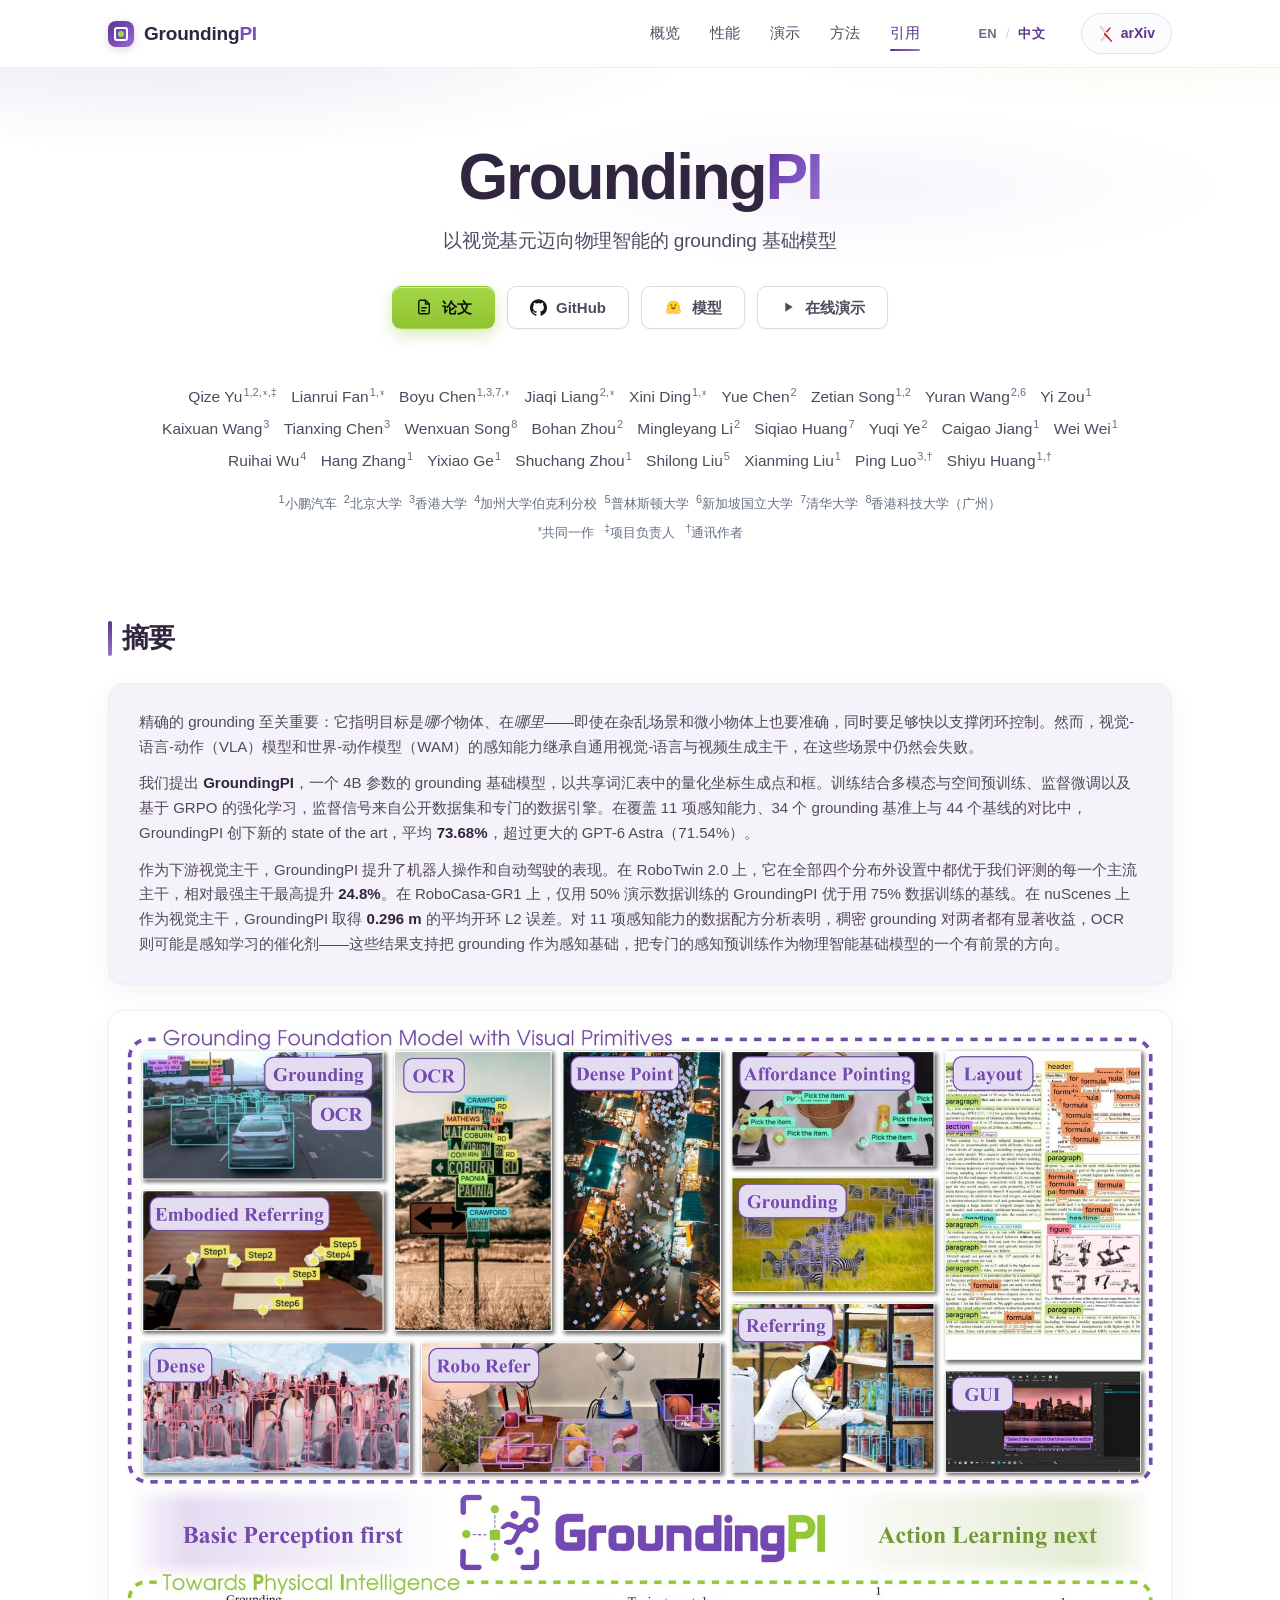
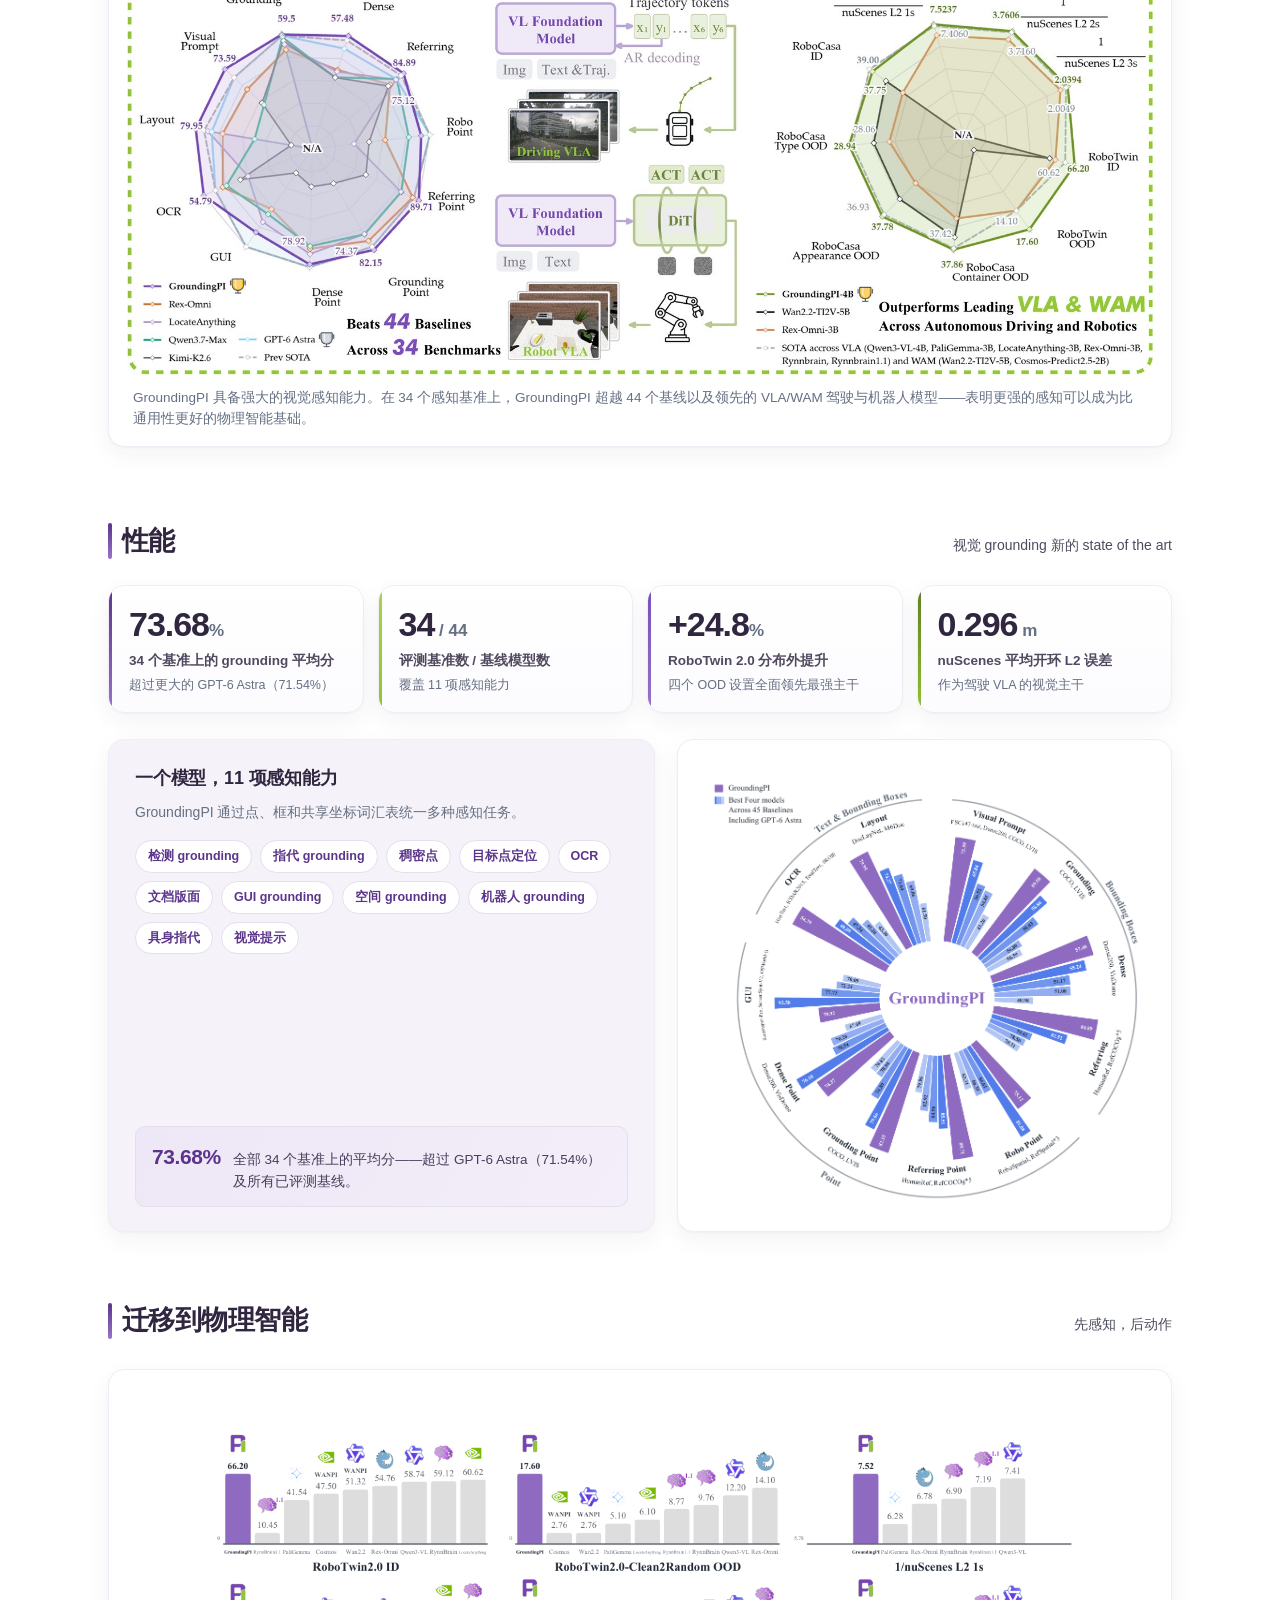
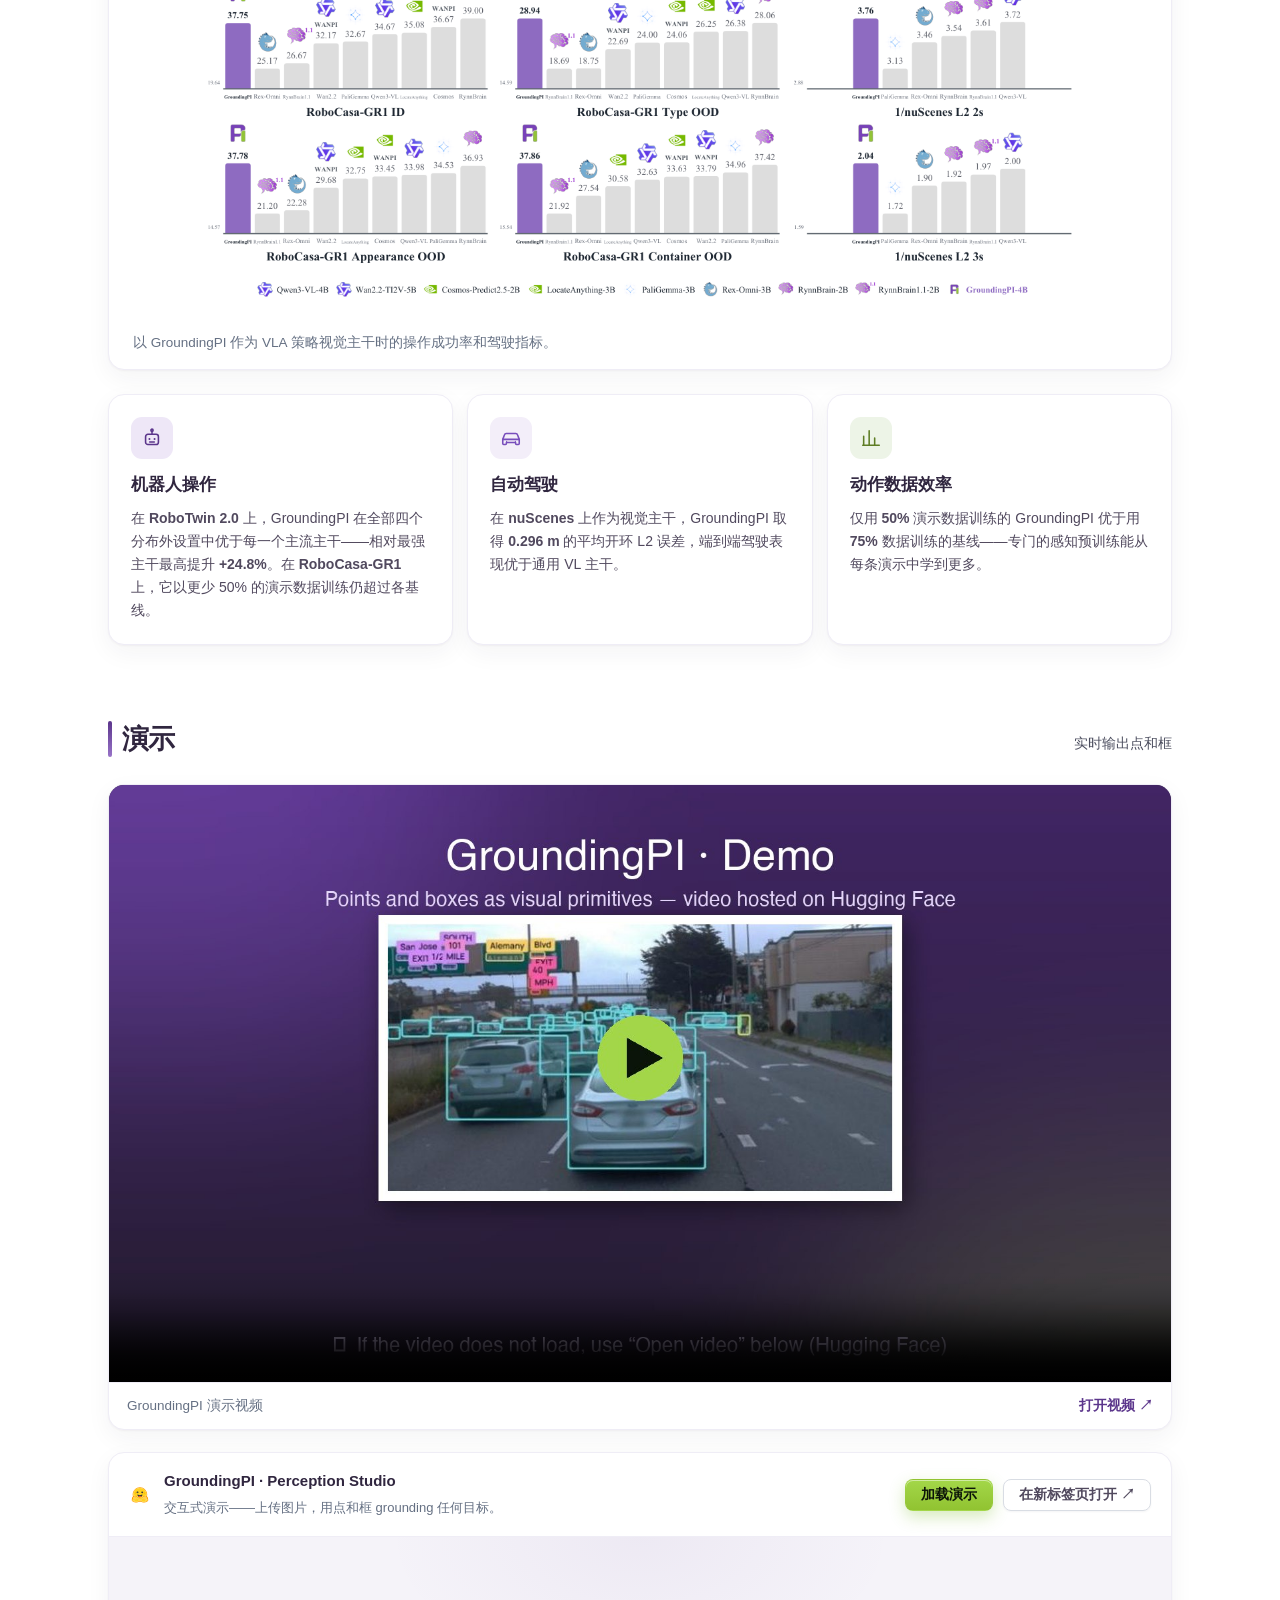
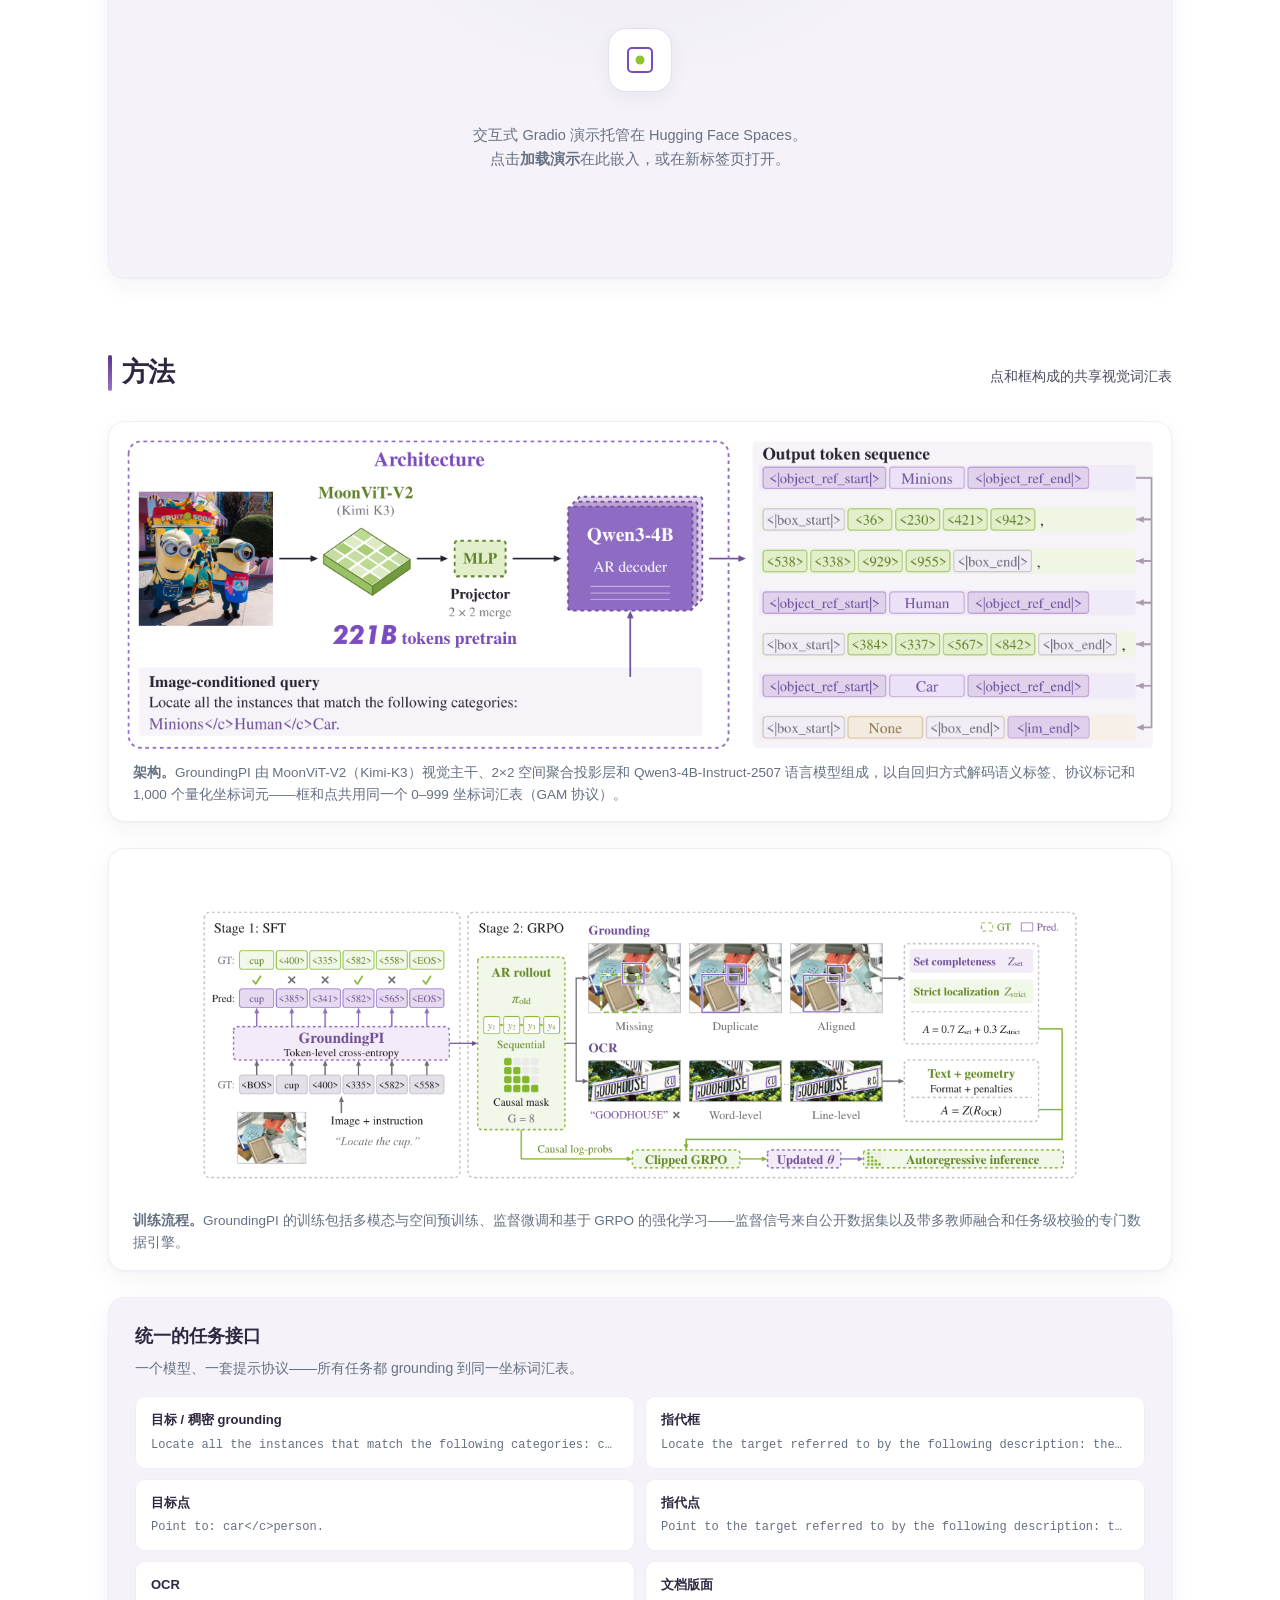
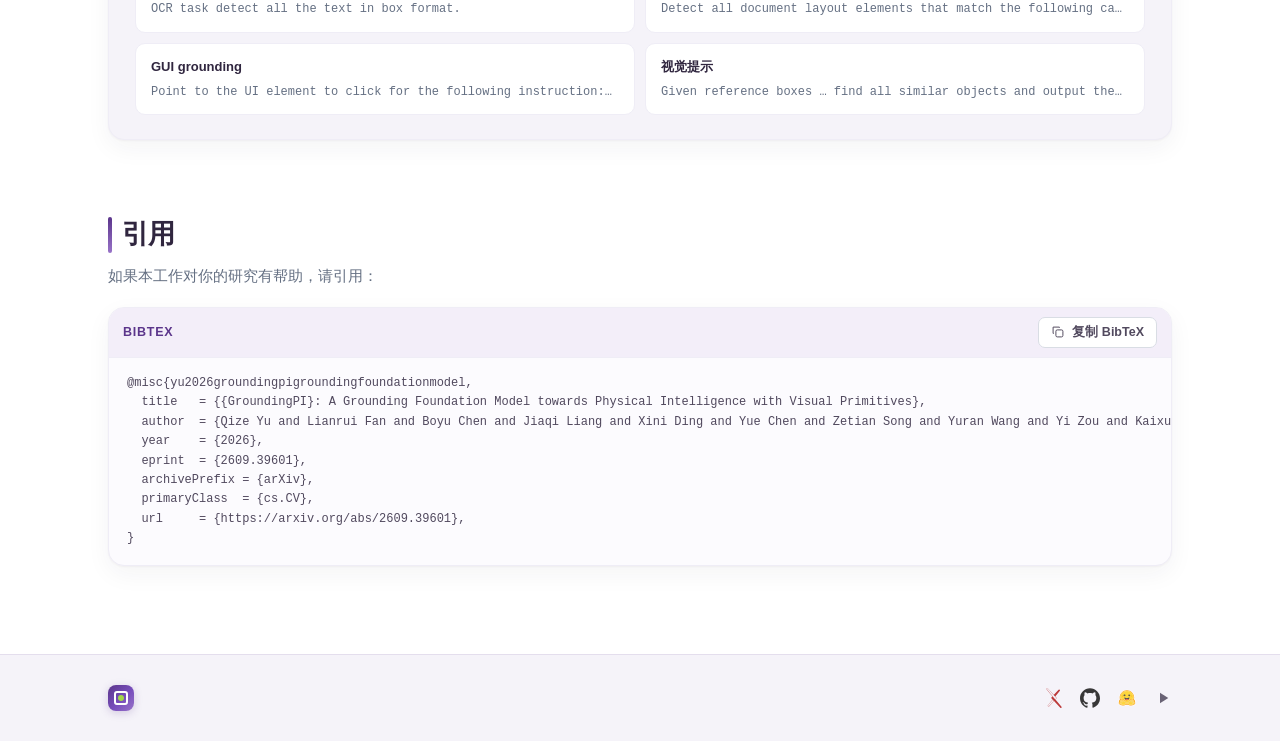
<file: zh/index.html>
<!DOCTYPE html>
<html lang="zh-CN">
<head>
  <meta charset="UTF-8" />
  <meta name="viewport" content="width=device-width, initial-scale=1.0" />
  <title>GroundingPI · 以视觉基元迈向物理智能的 grounding 基础模型</title>
  <meta name="description" content="GroundingPI 是一个 4B 参数的 grounding 基础模型，以共享词汇表中的量化坐标生成点和框，在 34 个 grounding 基准上取得 state-of-the-art，并可作为机器人操作与自动驾驶的感知主干。" />
  <meta property="og:title" content="GroundingPI · 以视觉基元迈向物理智能的 grounding 基础模型" />
  <meta property="og:description" content="一个以视觉基元迈向物理智能的 4B grounding 基础模型，在 34 个 grounding 基准上刷新纪录。" />
  <meta property="og:image" content="../assets/teaser.jpg" />
  <meta property="og:locale" content="zh_CN" />
  <meta property="og:locale:alternate" content="en_US" />
  <link rel="alternate" hreflang="en" href="https://groundingpi.github.io/" />
  <link rel="alternate" hreflang="zh-CN" href="https://groundingpi.github.io/zh" />
  <link rel="canonical" href="https://groundingpi.github.io/zh" />
  <link rel="icon" type="image/svg+xml" href="../assets/favicon.svg" />
  <link rel="stylesheet" href="../styles.css" />
  <noscript><style>.reveal{opacity:1 !important;transform:none !important;}</style></noscript>
</head>
<body>

  <!-- ======================= 导航 ======================= -->
  <header class="nav" id="nav">
    <div class="nav-inner">
      <a class="nav-brand" href="#top">
        <span class="nav-mark" aria-hidden="true"></span>
        <span class="nav-name">Grounding<b>PI</b></span>
      </a>
      <nav class="nav-links" aria-label="页面导航">
        <a href="#overview">概览</a>
        <a href="#performance">性能</a>
        <a href="#demo">演示</a>
        <a href="#method">方法</a>
        <a href="#citation">引用</a>
      </nav>
      <div class="lang-switch" aria-label="切换语言 / Switch language">
        <a href="../" hreflang="en" lang="en">EN</a>
        <span class="lang-sep" aria-hidden="true">/</span>
        <span class="lang-current" aria-current="page">中文</span>
      </div>
      <a class="nav-cta" href="https://arxiv.org/abs/2609.39601" target="_blank" rel="noopener">
        <img src="../assets/icons/arxiv.svg" alt="" width="16" height="16" /> arXiv
      </a>
    </div>
  </header>

  <!-- ======================= Hero ======================= -->
  <section class="hero" id="top">
    <div class="hero-glow" aria-hidden="true"></div>
    <div class="container hero-inner">
      <h1 class="hero-title">Grounding<span class="accent">PI</span></h1>
      <p class="hero-subtitle">以视觉基元迈向物理智能的 grounding 基础模型</p>

      <div class="hero-links">
        <a class="btn btn-primary" href="https://arxiv.org/abs/2609.39601" target="_blank" rel="noopener">
          <svg viewBox="0 0 24 24" width="18" height="18" fill="none" stroke="currentColor" stroke-width="1.8" stroke-linecap="round" stroke-linejoin="round" aria-hidden="true"><path d="M14 3H7a2 2 0 0 0-2 2v14a2 2 0 0 0 2 2h10a2 2 0 0 0 2-2V8z"/><path d="M14 3v5h5"/><path d="M9 13h6M9 17h4"/></svg>
          论文
        </a>
        <a class="btn" href="https://github.com/groundingpi/GroundingPI" target="_blank" rel="noopener">
          <img src="../assets/icons/github.svg" alt="GitHub" width="17" height="17" /> GitHub
        </a>
        <a class="btn" href="https://huggingface.co/GroundingPI/GroundingPI" target="_blank" rel="noopener">
          <img src="../assets/icons/huggingface.svg" alt="Hugging Face" width="19" height="19" /> 模型
        </a>
        <a class="btn" href="https://huggingface.co/spaces/GroundingPI/GroundingPI" target="_blank" rel="noopener">
          <svg viewBox="0 0 24 24" width="16" height="16" fill="currentColor" aria-hidden="true"><path d="M8 5.14v14l11-7-11-7z"/></svg>
          在线演示
        </a>
      </div>
    </div>
  </section>

  <main class="container">

    <!-- ======================= 作者 ======================= -->
    <section class="authors reveal" id="authors">
      <div class="author-list">
        <span class="author">Qize&nbsp;Yu<sup>1,2,∗,‡</sup></span>
        <span class="author">Lianrui&nbsp;Fan<sup>1,∗</sup></span>
        <span class="author">Boyu&nbsp;Chen<sup>1,3,7,∗</sup></span>
        <span class="author">Jiaqi&nbsp;Liang<sup>2,∗</sup></span>
        <span class="author">Xini&nbsp;Ding<sup>1,∗</sup></span>
        <span class="author">Yue&nbsp;Chen<sup>2</sup></span>
        <span class="author">Zetian&nbsp;Song<sup>1,2</sup></span>
        <span class="author">Yuran&nbsp;Wang<sup>2,6</sup></span>
        <span class="author">Yi&nbsp;Zou<sup>1</sup></span>
        <span class="author">Kaixuan&nbsp;Wang<sup>3</sup></span>
        <span class="author">Tianxing&nbsp;Chen<sup>3</sup></span>
        <span class="author">Wenxuan&nbsp;Song<sup>8</sup></span>
        <span class="author">Bohan&nbsp;Zhou<sup>2</sup></span>
        <span class="author">Mingleyang&nbsp;Li<sup>2</sup></span>
        <span class="author">Siqiao&nbsp;Huang<sup>7</sup></span>
        <span class="author">Yuqi&nbsp;Ye<sup>2</sup></span>
        <span class="author">Caigao&nbsp;Jiang<sup>1</sup></span>
        <span class="author">Wei&nbsp;Wei<sup>1</sup></span>
        <span class="author">Ruihai&nbsp;Wu<sup>4</sup></span>
        <span class="author">Hang&nbsp;Zhang<sup>1</sup></span>
        <span class="author">Yixiao&nbsp;Ge<sup>1</sup></span>
        <span class="author">Shuchang&nbsp;Zhou<sup>1</sup></span>
        <span class="author">Shilong&nbsp;Liu<sup>5</sup></span>
        <span class="author">Xianming&nbsp;Liu<sup>1</sup></span>
        <span class="author">Ping&nbsp;Luo<sup>3,†</sup></span>
        <span class="author"><a href="https://huangshiyu13.github.io/" target="_blank" rel="noopener">Shiyu&nbsp;Huang<sup>1,†</sup></a></span>
      </div>
      <div class="affil-list">
        <sup>1</sup>小鹏汽车 &nbsp;<sup>2</sup>北京大学 &nbsp;<sup>3</sup>香港大学 &nbsp;<sup>4</sup>加州大学伯克利分校 &nbsp;<sup>5</sup>普林斯顿大学 &nbsp;<sup>6</sup>新加坡国立大学 &nbsp;<sup>7</sup>清华大学 &nbsp;<sup>8</sup>香港科技大学（广州）
      </div>
      <div class="author-notes"><sup>∗</sup>共同一作 &nbsp; <sup>‡</sup>项目负责人 &nbsp; <sup>†</sup>通讯作者</div>
    </section>

    <!-- ======================= 概览 ======================= -->
    <section class="overview reveal" id="overview">
      <div class="section-head">
        <h2>摘要</h2>
      </div>
      <div class="abstract-card">
        <p>精确的 grounding 至关重要：它指明目标是<em>哪个</em>物体、在<em>哪里</em>——即使在杂乱场景和微小物体上也要准确，同时要足够快以支撑闭环控制。然而，视觉-语言-动作（VLA）模型和世界-动作模型（WAM）的感知能力继承自通用视觉-语言与视频生成主干，在这些场景中仍然会失败。</p>
        <p>我们提出 <b>GroundingPI</b>，一个 4B 参数的 grounding 基础模型，以共享词汇表中的量化坐标生成点和框。训练结合多模态与空间预训练、监督微调以及基于 GRPO 的强化学习，监督信号来自公开数据集和专门的数据引擎。在覆盖 11 项感知能力、34 个 grounding 基准上与 44 个基线的对比中，GroundingPI 创下新的 state of the art，平均 <b>73.68%</b>，超过更大的 GPT-6 Astra（71.54%）。</p>
        <p>作为下游视觉主干，GroundingPI 提升了机器人操作和自动驾驶的表现。在 RoboTwin&nbsp;2.0 上，它在全部四个分布外设置中都优于我们评测的每一个主流主干，相对最强主干最高提升 <b>24.8%</b>。在 RoboCasa-GR1 上，仅用 50% 演示数据训练的 GroundingPI 优于用 75% 数据训练的基线。在 nuScenes 上作为视觉主干，GroundingPI 取得 <b>0.296&nbsp;m</b> 的平均开环 L2 误差。对 11 项感知能力的数据配方分析表明，稠密 grounding 对两者都有显著收益，OCR 则可能是感知学习的催化剂——这些结果支持把 grounding 作为感知基础，把专门的感知预训练作为物理智能基础模型的一个有前景的方向。</p>
      </div>
      <figure class="figure-card">
        <img src="../assets/teaser.jpg" alt="GroundingPI 总览：在 grounding、OCR、稠密点、可供性点选、版面、GUI 与具身指代等任务上具备强大的视觉感知能力，在 34 个基准上超越领先的 VLA 和 WAM 模型。" loading="lazy" />
        <figcaption>
          GroundingPI 具备强大的视觉感知能力。在 34 个感知基准上，GroundingPI 超越 44 个基线以及领先的 VLA/WAM 驾驶与机器人模型——表明更强的感知可以成为比通用性更好的物理智能基础。
        </figcaption>
      </figure>
    </section>

    <!-- ======================= 性能 ======================= -->
    <section class="performance reveal" id="performance">
      <div class="section-head">
        <h2>性能</h2>
        <span class="section-caption">视觉 grounding 新的 state of the art</span>
      </div>

      <div class="stat-grid">
        <div class="stat-card">
          <div class="stat-value">73.68<span class="unit">%</span></div>
          <div class="stat-label">34 个基准上的 grounding 平均分</div>
          <div class="stat-note">超过更大的 GPT-6 Astra（71.54%）</div>
        </div>
        <div class="stat-card">
          <div class="stat-value">34<span class="unit"> / 44</span></div>
          <div class="stat-label">评测基准数 / 基线模型数</div>
          <div class="stat-note">覆盖 11 项感知能力</div>
        </div>
        <div class="stat-card">
          <div class="stat-value">+24.8<span class="unit">%</span></div>
          <div class="stat-label">RoboTwin 2.0 分布外提升</div>
          <div class="stat-note">四个 OOD 设置全面领先最强主干</div>
        </div>
        <div class="stat-card">
          <div class="stat-value">0.296<span class="unit">&nbsp;m</span></div>
          <div class="stat-label">nuScenes 平均开环 L2 误差</div>
          <div class="stat-note">作为驾驶 VLA 的视觉主干</div>
        </div>
      </div>

      <div class="perf-layout">
        <div class="cap-panel">
          <h3>一个模型，11 项感知能力</h3>
          <p class="muted">GroundingPI 通过点、框和共享坐标词汇表统一多种感知任务。</p>
          <div class="cap-chips">
            <span class="chip">检测 grounding</span>
            <span class="chip">指代 grounding</span>
            <span class="chip">稠密点</span>
            <span class="chip">目标点定位</span>
            <span class="chip">OCR</span>
            <span class="chip">文档版面</span>
            <span class="chip">GUI grounding</span>
            <span class="chip">空间 grounding</span>
            <span class="chip">机器人 grounding</span>
            <span class="chip">具身指代</span>
            <span class="chip">视觉提示</span>
          </div>
          <div class="cap-callout">
            <b>73.68%</b>
            <span>全部 34 个基准上的平均分——超过 GPT-6 Astra（71.54%）及所有已评测基线。</span>
          </div>
        </div>
        <figure class="figure-card figure-rose">
          <img src="../assets/grounding-performance.png" alt="各感知能力上 GroundingPI 与领先模型的玫瑰图对比" loading="lazy" />
        </figure>
      </div>

      <div class="pi-block reveal">
        <div class="section-head">
          <h2>迁移到物理智能</h2>
          <span class="section-caption">先感知，后动作</span>
        </div>
        <figure class="figure-card">
          <img src="../assets/physical-intelligence.png" alt="迁移到物理智能：RoboTwin 2.0 与 RoboCasa-GR1 上的操作成功率，以及 nuScenes 上的驾驶结果" loading="lazy" />
          <figcaption>以 GroundingPI 作为 VLA 策略视觉主干时的操作成功率和驾驶指标。</figcaption>
        </figure>
        <div class="pi-grid">
          <div class="pi-card">
            <div class="pi-icon pi-robot" aria-hidden="true">
              <svg viewBox="0 0 24 24" width="22" height="22" fill="none" stroke="currentColor" stroke-width="1.7" stroke-linecap="round" stroke-linejoin="round"><rect x="5" y="8" width="14" height="11" rx="2.5"/><path d="M12 8V4.5"/><circle cx="12" cy="3.5" r="1.2"/><circle cx="9.2" cy="13" r="1.1" fill="currentColor" stroke="none"/><circle cx="14.8" cy="13" r="1.1" fill="currentColor" stroke="none"/><path d="M9.5 16.4h5"/></svg>
            </div>
            <h3>机器人操作</h3>
            <p>在 <b>RoboTwin 2.0</b> 上，GroundingPI 在全部四个分布外设置中优于每一个主流主干——相对最强主干最高提升 <b>+24.8%</b>。在 <b>RoboCasa-GR1</b> 上，它以更少 50% 的演示数据训练仍超过各基线。</p>
          </div>
          <div class="pi-card">
            <div class="pi-icon pi-drive" aria-hidden="true">
              <svg viewBox="0 0 24 24" width="22" height="22" fill="none" stroke="currentColor" stroke-width="1.7" stroke-linecap="round" stroke-linejoin="round"><path d="M3 13.5l1.9-5A2 2 0 0 1 6.8 7h10.4a2 2 0 0 1 1.9 1.5l1.9 5"/><path d="M3 13.5h18V18a1 1 0 0 1-1 1h-2a1 1 0 0 1-1-1v-1H7v1a1 1 0 0 1-1 1H4a1 1 0 0 1-1-1z"/><circle cx="7.2" cy="15.6" r=".7" fill="currentColor" stroke="none"/><circle cx="16.8" cy="15.6" r=".7" fill="currentColor" stroke="none"/></svg>
            </div>
            <h3>自动驾驶</h3>
            <p>在 <b>nuScenes</b> 上作为视觉主干，GroundingPI 取得 <b>0.296&nbsp;m</b> 的平均开环 L2 误差，端到端驾驶表现优于通用 VL 主干。</p>
          </div>
          <div class="pi-card">
            <div class="pi-icon pi-data" aria-hidden="true">
              <svg viewBox="0 0 24 24" width="22" height="22" fill="none" stroke="currentColor" stroke-width="1.7" stroke-linecap="round" stroke-linejoin="round"><path d="M4 20V10M10 20V4M16 20v-8M21 20H3"/></svg>
            </div>
            <h3>动作数据效率</h3>
            <p>仅用 <b>50%</b> 演示数据训练的 GroundingPI 优于用 <b>75%</b> 数据训练的基线——专门的感知预训练能从每条演示中学到更多。</p>
          </div>
        </div>
      </div>
    </section>

    <!-- ======================= 演示 ======================= -->
    <section class="demo reveal" id="demo">
      <div class="section-head">
        <h2>演示</h2>
        <span class="section-caption">实时输出点和框</span>
      </div>

      <div class="demo-video-card">
        <video id="demo-video" controls preload="none"
               poster="../assets/demo-poster.jpg"
               src="https://huggingface.co/GroundingPI/GroundingPI/resolve/aca9bde34a146cf0510e7f8732d4766169105194/assets/demo.mp4">
          你的浏览器不支持视频播放。
        </video>
        <div class="demo-video-bar">
          <span class="muted">GroundingPI 演示视频</span>
          <a href="https://huggingface.co/GroundingPI/GroundingPI/resolve/aca9bde34a146cf0510e7f8732d4766169105194/assets/demo.mp4" target="_blank" rel="noopener" class="text-link">打开视频 ↗</a>
        </div>
      </div>

      <div class="space-card" id="space-card">
        <div class="space-head">
          <img src="../assets/icons/huggingface.svg" alt="" width="22" height="22" />
          <div>
            <b>GroundingPI · Perception Studio</b>
            <span class="muted">交互式演示——上传图片，用点和框 grounding 任何目标。</span>
          </div>
          <div class="space-actions">
            <button class="btn btn-primary btn-sm" id="load-space" type="button">加载演示</button>
            <a class="btn btn-sm" href="https://huggingface.co/spaces/GroundingPI/GroundingPI" target="_blank" rel="noopener">在新标签页打开 ↗</a>
          </div>
        </div>
        <div class="space-body" id="space-body">
          <div class="space-placeholder">
            <div class="space-target" aria-hidden="true"></div>
            <p class="muted">交互式 Gradio 演示托管在 Hugging Face Spaces。<br>点击<b>加载演示</b>在此嵌入，或在新标签页打开。</p>
          </div>
        </div>
      </div>
    </section>

    <!-- ======================= 方法 ======================= -->
    <section class="method reveal" id="method">
      <div class="section-head">
        <h2>方法</h2>
        <span class="section-caption">点和框构成的共享视觉词汇表</span>
      </div>

      <figure class="figure-card">
        <img src="../assets/architecture.png" alt="GroundingPI 架构：图像经视觉编码器和投影层进入自回归语言模型，解码坐标词元" loading="lazy" />
        <figcaption>
          <b>架构。</b>GroundingPI 由 MoonViT-V2（Kimi-K3）视觉主干、2×2 空间聚合投影层和 Qwen3-4B-Instruct-2507 语言模型组成，以自回归方式解码语义标签、协议标记和 1,000 个量化坐标词元——框和点共用同一个 0–999 坐标词汇表（GAM 协议）。
        </figcaption>
      </figure>

      <figure class="figure-card">
        <img src="../assets/training.png" alt="GroundingPI 两阶段训练流程：预训练、监督微调和 GRPO 强化学习" loading="lazy" />
        <figcaption>
          <b>训练流程。</b>GroundingPI 的训练包括多模态与空间预训练、监督微调和基于 GRPO 的强化学习——监督信号来自公开数据集以及带多教师融合和任务级校验的专门数据引擎。
        </figcaption>
      </figure>

      <div class="task-panel">
        <h3>统一的任务接口</h3>
        <p class="muted">一个模型、一套提示协议——所有任务都 grounding 到同一坐标词汇表。</p>
        <div class="task-grid">
          <div class="task-item"><b>目标 / 稠密 grounding</b><code>Locate all the instances that match the following categories: car&lt;/c&gt;person.</code></div>
          <div class="task-item"><b>指代框</b><code>Locate the target referred to by the following description: the red car.</code></div>
          <div class="task-item"><b>目标点</b><code>Point to: car&lt;/c&gt;person.</code></div>
          <div class="task-item"><b>指代点</b><code>Point to the target referred to by the following description: the red car.</code></div>
          <div class="task-item"><b>OCR</b><code>OCR task detect all the text in box format.</code></div>
          <div class="task-item"><b>文档版面</b><code>Detect all document layout elements that match the following categories: title&lt;/c&gt;text.</code></div>
          <div class="task-item"><b>GUI grounding</b><code>Point to the UI element to click for the following instruction: open the settings menu.</code></div>
          <div class="task-item"><b>视觉提示</b><code>Given reference boxes … find all similar objects and output their bounding boxes.</code></div>
        </div>
      </div>
    </section>

    <!-- ======================= 引用 ======================= -->
    <section class="citation reveal" id="citation">
      <div class="citation-layout">
        <div class="citation-intro">
          <h2>引用</h2>
          <p>如果本工作对你的研究有帮助，请引用：</p>
        </div>
        <div class="citation-box">
          <div class="citation-toolbar">
            <span>BibTeX</span>
            <button id="copy-citation" type="button" data-copied="已复制 ✓">
              <svg viewBox="0 0 20 20" width="14" height="14" fill="none" stroke="currentColor" stroke-width="1.4" stroke-linejoin="round" aria-hidden="true"><rect x="7" y="7" width="10" height="10" rx="2"/><path d="M12 4V3H3v9h1"/></svg>
              <span>复制 BibTeX</span>
            </button>
          </div>
          <pre id="citation-code" tabindex="0" aria-label="BibTeX 引用格式">@misc{yu2026groundingpigroundingfoundationmodel,
  title   = {{GroundingPI}: A Grounding Foundation Model towards Physical Intelligence with Visual Primitives},
  author  = {Qize Yu and Lianrui Fan and Boyu Chen and Jiaqi Liang and Xini Ding and Yue Chen and Zetian Song and Yuran Wang and Yi Zou and Kaixuan Wang and Tianxing Chen and Wenxuan Song and Bohan Zhou and Mingleyang Li and Siqiao Huang and Yuqi Ye and Caigao Jiang and Wei Wei and Ruihai Wu and Hang Zhang and Yixiao Ge and Shuchang Zhou and Shilong Liu and Xianming Liu and Ping Luo and Shiyu Huang},
  year    = {2026},
  eprint  = {2609.39601},
  archivePrefix = {arXiv},
  primaryClass  = {cs.CV},
  url     = {https://arxiv.org/abs/2609.39601},
}</pre>
        </div>
      </div>
    </section>

  </main>

  <!-- ======================= 页脚 ======================= -->
  <footer class="footer">
    <div class="container footer-inner">
      <div class="footer-brand">
        <span class="nav-mark" aria-hidden="true"></span>
      </div>
      <div class="footer-links">
        <a href="https://arxiv.org/abs/2609.39601" target="_blank" rel="noopener" title="arXiv"><img src="../assets/icons/arxiv.svg" alt="arXiv" width="20" height="20"/></a>
        <a href="https://github.com/groundingpi/GroundingPI" target="_blank" rel="noopener" title="GitHub"><img src="../assets/icons/github.svg" alt="GitHub" width="20" height="20"/></a>
        <a href="https://huggingface.co/GroundingPI/GroundingPI" target="_blank" rel="noopener" title="Hugging Face 模型"><img src="../assets/icons/huggingface.svg" alt="Hugging Face" width="22" height="22"/></a>
        <a href="https://huggingface.co/spaces/GroundingPI/GroundingPI" target="_blank" rel="noopener" title="在线演示">
          <svg viewBox="0 0 24 24" width="18" height="18" fill="currentColor" aria-hidden="true"><path d="M8 5.14v14l11-7-11-7z"/></svg>
        </a>
      </div>
    </div>
  </footer>

  <script>
    // ---- 导航滚动状态 ----
    const nav = document.getElementById('nav');
    addEventListener('scroll', () => {
      nav.classList.toggle('scrolled', scrollY > 8);
    }, { passive: true });

    // ---- 滚动高亮 ----
    const navLinks = [...document.querySelectorAll('.nav-links a')];
    const sections = navLinks
      .map(a => document.querySelector(a.getAttribute('href')))
      .filter(Boolean);
    const spy = new IntersectionObserver(entries => {
      entries.forEach(e => {
        if (e.isIntersecting) {
          navLinks.forEach(a => a.classList.toggle('active', a.getAttribute('href') === '#' + e.target.id));
        }
      });
    }, { rootMargin: '-40% 0px -55% 0px' });
    sections.forEach(s => spy.observe(s));

    // ---- 进入视口渐显 ----
    const revealEls = document.querySelectorAll('.reveal');
    const ro = new IntersectionObserver(entries => {
      entries.forEach(e => {
        if (e.isIntersecting) { e.target.classList.add('in'); ro.unobserve(e.target); }
      });
    }, { threshold: 0.06 });
    revealEls.forEach(el => ro.observe(el));

    // ---- 复制 BibTeX ----
    const copyBtn = document.getElementById('copy-citation');
    const bib = document.getElementById('citation-code');
    copyBtn.addEventListener('click', async () => {
      const label = copyBtn.querySelector('span');
      const copiedText = copyBtn.dataset.copied || 'Copied ✓';
      const idleText = label.textContent;
      try {
        await navigator.clipboard.writeText(bib.textContent);
        label.textContent = copiedText;
      } catch {
        const r = document.createRange(); r.selectNodeContents(bib);
        const sel = getSelection(); sel.removeAllRanges(); sel.addRange(r);
        document.execCommand('copy'); sel.removeAllRanges();
        label.textContent = copiedText;
      }
      setTimeout(() => (label.textContent = idleText), 2000);
    });

    // ---- 演示视频：HF 海报可达时自动替换 ----
    addEventListener('load', function () {
      setTimeout(function () {
        var probe = new Image();
        probe.onload = function () {
          document.getElementById('demo-video').setAttribute('poster', probe.src);
        };
        probe.src = 'https://huggingface.co/GroundingPI/GroundingPI/resolve/afeca16451e4ad4aec9ebbe91fc3f63f8bfa5c49/assets/demo-poster.jpg';
      }, 400);
    });

    // ---- 懒加载 HF Space 嵌入 ----
    document.getElementById('load-space').addEventListener('click', function () {
      const body = document.getElementById('space-body');
      body.innerHTML =
        '<iframe src="https://huggingface.co/spaces/GroundingPI/GroundingPI?embed=true" ' +
        'title="GroundingPI Perception Studio 演示" allow="accelerometer; autoplay; clipboard-write; encrypted-media; gyroscope; picture-in-picture" ' +
        'allowfullscreen></iframe>';
      this.closest('.space-actions').style.display = 'none';
    });
  </script>
</body>
</html>
</file>
<file: styles.css>
/* =====================================================================
   GroundingPI project page
   Layout follows the Qwen-Planner-Agent technical-report page style;
   palette follows the official GroundingPI demo (original.css):
   purple #5B358B / #784EBC / #9873C8, lime #91C331 / #A3D749,
   plum ink #30263F, lavender #EEE7F7.
   ===================================================================== */

:root {
  --ink: #30263f;
  --ink-soft: #51495e;
  --muted: #657083;
  --hairline: #e4deed;
  --hairline-soft: #efedf6;
  --bg: #ffffff;
  --bg-soft: #f5f3f9;
  --surface-bright: #fcfbfe;
  --lavender: #eee7f7;
  --lavender-soft: #f3eef9;
  --selection: #e5d7f5;

  --purple: #784ebc;
  --purple-deep: #5b358b;
  --lilac: #9873c8;

  --lime: #91c331;
  --lime-bright: #a3d749;
  --green: #5e7d24;
  --olive: #536947;
  --pale-lime: #edf4e7;

  --radius: 12px;
  --radius-lg: 16px;
  --shadow-card: 0 1px 2px rgba(48, 38, 63, 0.04), 0 8px 24px rgba(48, 38, 63, 0.05);
  --font: "Helvetica Neue", Helvetica, "PingFang SC", "Hiragino Sans GB", "Microsoft YaHei", Arial, sans-serif;
  --mono: "SF Mono", SFMono-Regular, ui-monospace, "Cascadia Mono", Consolas, Menlo, monospace;
}

* { box-sizing: border-box; }
html { scroll-behavior: smooth; scroll-padding-top: 90px; }

body {
  margin: 0;
  font-family: var(--font);
  color: var(--ink);
  background: var(--bg);
  line-height: 1.65;
  -webkit-font-smoothing: antialiased;
  text-rendering: optimizeLegibility;
}

::selection { background: var(--selection); color: #172018; }

img { max-width: 100%; display: block; }
a { color: var(--purple-deep); text-decoration: none; }
a:hover { text-decoration: underline; }
code { font-family: var(--mono); }

.container { max-width: 1120px; margin: 0 auto; padding: 0 28px; }
.muted { color: var(--muted); }
.text-link { font-weight: 600; }

/* ============================ Nav ============================ */
.nav {
  position: sticky;
  top: 0;
  z-index: 100;
  height: 68px;
  background: rgba(255, 255, 255, 0.92);
  backdrop-filter: blur(16px);
  -webkit-backdrop-filter: blur(16px);
  border-bottom: 1px solid var(--hairline-soft);
  transition: border-color 0.2s ease, box-shadow 0.2s ease;
}
.nav.scrolled { border-bottom-color: var(--hairline); box-shadow: 0 4px 18px rgba(48, 38, 63, 0.04); }
.nav-inner {
  max-width: 1120px; margin: 0 auto; padding: 0 28px;
  height: 100%; display: flex; align-items: center; gap: 28px;
}
.nav-brand {
  display: flex; align-items: center; gap: 10px;
  font-weight: 700; font-size: 19px; color: var(--ink); letter-spacing: -0.01em;
}
.nav-brand:hover { text-decoration: none; }
.nav-brand b { color: var(--purple); }
.nav-mark {
  width: 26px; height: 26px; border-radius: 8px; position: relative; flex: none;
  background: linear-gradient(135deg, var(--purple-deep), var(--purple) 55%, var(--lilac));
  box-shadow: 0 2px 8px rgba(91, 53, 139, 0.22);
}
.nav-mark::before {
  content: ""; position: absolute; inset: 6px;
  border: 2px solid #fff; border-radius: 3px;
}
.nav-mark::after {
  content: ""; position: absolute; left: 50%; top: 50%; width: 6px; height: 6px;
  transform: translate(-50%, -50%); border-radius: 50%;
  background: var(--lime-bright);
}
.nav-links { display: flex; gap: 4px; margin-left: auto; }
.nav-links a {
  position: relative; padding: 8px 13px; border-radius: 8px;
  color: var(--ink-soft); font-size: 14.5px; font-weight: 500;
  transition: color 0.15s ease, background 0.15s ease;
}
.nav-links a:hover { color: var(--ink); background: var(--lavender); text-decoration: none; }
.nav-links a.active { color: var(--purple-deep); }
.nav-links a.active::after {
  content: ""; position: absolute; left: 13px; right: 13px; bottom: 2px; height: 2px;
  border-radius: 2px; background: linear-gradient(90deg, var(--purple-deep), var(--lilac));
}
.nav-cta {
  display: inline-flex; align-items: center; gap: 7px;
  padding: 8px 16px; border-radius: 999px; font-size: 14px; font-weight: 600;
  color: var(--purple-deep); border: 1px solid var(--hairline); background: var(--surface-bright);
  transition: background 0.15s ease, border-color 0.15s ease;
}
.nav-cta:hover { background: var(--lavender); border-color: #d4c3ee; text-decoration: none; }

/* ---- 语言切换 ---- */
.lang-switch {
  display: inline-flex; align-items: center; gap: 1px;
  margin-left: 10px; font-size: 13px; white-space: nowrap;
}
.lang-switch a {
  padding: 5px 8px; border-radius: 7px;
  color: var(--muted); font-weight: 600; letter-spacing: 0.01em;
  transition: color 0.15s ease, background 0.15s ease;
}
.lang-switch a:hover { color: var(--ink); background: var(--lavender); text-decoration: none; }
.lang-current {
  padding: 5px 8px;
  color: var(--purple-deep); font-weight: 700; letter-spacing: 0.01em;
}
.lang-sep { color: #cfc7dd; font-weight: 400; }

/* ============================ Hero ============================ */
.hero { position: relative; overflow: hidden; padding: 76px 0 34px; }
.hero-glow {
  position: absolute; inset: -40% -20% auto; height: 130%;
  background:
    radial-gradient(42% 38% at 24% 26%, rgba(91, 53, 139, 0.10), transparent 70%),
    radial-gradient(36% 34% at 78% 18%, rgba(145, 195, 49, 0.09), transparent 70%),
    radial-gradient(30% 30% at 62% 62%, rgba(120, 78, 188, 0.06), transparent 70%);
  pointer-events: none;
}
.hero-inner { position: relative; text-align: center; }
.hero-title {
  margin: 0 0 14px;
  font-size: clamp(44px, 6.4vw, 64px);
  font-weight: 800; letter-spacing: -0.035em; line-height: 1.04;
}
.hero-title .accent {
  background: linear-gradient(120deg, var(--purple-deep), var(--purple) 45%, var(--lilac));
  -webkit-background-clip: text; background-clip: text; color: transparent;
}
.hero-subtitle {
  margin: 0 auto 30px; max-width: 860px;
  font-size: clamp(16px, 1.9vw, 19px); font-weight: 500; color: var(--ink-soft);
  letter-spacing: -0.01em; text-wrap: balance;
}

.hero-links { display: flex; flex-wrap: wrap; justify-content: center; gap: 12px; }
.btn {
  display: inline-flex; align-items: center; gap: 9px;
  padding: 11px 22px; border-radius: 9px;
  font-size: 15px; font-weight: 600; line-height: 1;
  color: var(--ink-soft); background: #fff;
  border: 1px solid #d9dde4;
  box-shadow: 0 1px 2px rgba(48, 38, 63, 0.05);
  transition: transform 0.12s ease, box-shadow 0.12s ease, border-color 0.12s ease, background 0.12s ease;
}
.btn:hover { text-decoration: none; transform: translateY(-1px); border-color: #c6cdd8; box-shadow: 0 4px 12px rgba(48, 38, 63, 0.08); }
.btn:active { transform: translateY(0); }
.btn-primary {
  color: #0b1408;
  background: linear-gradient(180deg, var(--lime-bright), var(--lime));
  border-color: transparent;
  box-shadow: 0 6px 16px rgba(118, 184, 38, 0.30), inset 0 1px 0 rgba(255, 255, 255, 0.5);
}
.btn-primary:hover { border-color: transparent; box-shadow: 0 8px 22px rgba(118, 184, 38, 0.42), inset 0 1px 0 rgba(255, 255, 255, 0.5); }
.btn-sm { padding: 8px 15px; font-size: 13.5px; border-radius: 8px; }
.btn svg { flex: none; }

/* ============================ Sections ============================ */
main { padding-bottom: 30px; }
main > section { margin-top: 72px; }

.section-head {
  display: flex; align-items: baseline; justify-content: space-between;
  gap: 18px; margin-bottom: 22px; flex-wrap: wrap;
}
.section-head h2 {
  margin: 0; font-size: 27px; font-weight: 750; letter-spacing: -0.02em;
  position: relative; padding-left: 14px;
}
.section-head h2::before {
  content: ""; position: absolute; left: 0; top: 0.16em; bottom: 0.16em; width: 4px;
  border-radius: 3px;
  background: linear-gradient(180deg, var(--purple-deep), var(--lilac));
}
.section-caption { font-size: 14px; color: #4b4d5e; }

/* ---------- Authors ---------- */
.authors { margin-top: 18px; text-align: center; }
.author-list { max-width: 980px; margin: 0 auto; font-size: 15.5px; line-height: 2.05; }
.author { margin: 0 0.32em; white-space: nowrap; font-weight: 500; color: var(--ink-soft); }
.author sup { font-size: 11px; color: var(--muted); margin-left: 1px; }
.author a { color: var(--ink-soft); font-weight: 500; }
.author a:hover { color: var(--purple-deep); text-decoration: none; }
.affil-list { margin-top: 14px; font-size: 13px; color: var(--muted); }
.author-notes { margin-top: 6px; font-size: 12.5px; color: var(--muted); }

/* ---------- Abstract / figures ---------- */
.abstract-card {
  border: 1px solid var(--hairline-soft); border-radius: var(--radius-lg);
  background: var(--bg-soft); padding: 26px 30px;
  font-size: 15px; color: var(--ink-soft);
  box-shadow: var(--shadow-card);
}
.abstract-card p { margin: 0 0 12px; }
.abstract-card p:last-child { margin-bottom: 0; }
.abstract-card b { color: var(--ink); }

.figure-card {
  margin: 26px 0 0; padding: 18px 18px 14px;
  border: 1px solid var(--hairline-soft); border-radius: var(--radius-lg);
  background: #fff; box-shadow: var(--shadow-card);
}
.figure-card img { width: 100%; border-radius: 8px; }
.figure-card figcaption {
  padding: 12px 6px 2px; font-size: 13.5px; color: var(--muted); line-height: 1.6;
}

/* ---------- Performance ---------- */
.stat-grid {
  display: grid; grid-template-columns: repeat(4, 1fr); gap: 14px;
}
.stat-card {
  border: 1px solid var(--hairline-soft); border-radius: var(--radius-lg);
  background: linear-gradient(180deg, #fff, var(--surface-bright));
  padding: 20px 20px 16px; box-shadow: var(--shadow-card);
  position: relative; overflow: hidden;
}
.stat-card::before {
  content: ""; position: absolute; left: 0; top: 0; bottom: 0; width: 3px;
  background: linear-gradient(180deg, var(--purple-deep), var(--lilac));
}
.stat-card:nth-child(2)::before { background: linear-gradient(180deg, var(--lime-bright), var(--lime)); }
.stat-card:nth-child(3)::before { background: linear-gradient(180deg, var(--purple), var(--lilac)); }
.stat-card:nth-child(4)::before { background: linear-gradient(180deg, var(--green), var(--lime)); }
.stat-value {
  font-size: 34px; font-weight: 800; letter-spacing: -0.03em; color: var(--ink);
  line-height: 1.1; margin-bottom: 6px;
}
.stat-value .unit { font-size: 17px; font-weight: 650; color: var(--muted); letter-spacing: 0; }
.stat-label { font-size: 13.5px; font-weight: 600; color: var(--ink-soft); }
.stat-note { font-size: 12.5px; color: var(--muted); margin-top: 3px; }

.perf-layout {
  display: grid; grid-template-columns: 1.05fr 0.95fr; gap: 22px;
  margin-top: 26px; align-items: stretch;
}
.perf-layout > * { min-width: 0; }
.cap-panel {
  border: 1px solid var(--hairline-soft); border-radius: var(--radius-lg);
  background: var(--bg-soft); padding: 24px 26px; box-shadow: var(--shadow-card);
  display: flex; flex-direction: column;
}
.cap-panel h3 { margin: 0 0 8px; font-size: 18px; font-weight: 700; letter-spacing: -0.01em; }
.cap-panel p { margin: 0 0 16px; font-size: 14px; }
.cap-chips { display: flex; flex-wrap: wrap; gap: 8px; }
.chip {
  font-size: 12.5px; font-weight: 600; color: var(--purple-deep);
  background: #fff; border: 1px solid var(--hairline);
  padding: 5px 12px; border-radius: 999px;
  transition: background 0.12s ease, border-color 0.12s ease;
}
.chip:hover { background: var(--lavender); border-color: #d4c3ee; }
.cap-callout {
  margin-top: auto; display: flex; align-items: baseline; gap: 12px;
  background: linear-gradient(120deg, var(--lavender), var(--lavender-soft));
  border: 1px solid var(--hairline); border-radius: 10px;
  padding: 13px 16px; font-size: 13.5px; color: #45405a;
}
.cap-callout b { font-size: 21px; font-weight: 800; color: var(--purple-deep); letter-spacing: -0.02em; white-space: nowrap; }
.figure-rose { margin: 0; display: flex; flex-direction: column; }
.figure-rose img { width: 100%; height: auto; align-self: center; max-width: 480px; margin: 0 auto; }

/* ---------- Physical intelligence ---------- */
.pi-block { margin-top: 66px; }
.pi-block .section-head { margin-bottom: 18px; }
.pi-grid { display: grid; grid-template-columns: repeat(3, 1fr); gap: 14px; margin-top: 24px; }
.pi-card {
  border: 1px solid var(--hairline-soft); border-radius: var(--radius-lg);
  background: #fff; padding: 22px; box-shadow: var(--shadow-card);
}
.pi-card h3 { margin: 12px 0 8px; font-size: 16.5px; font-weight: 700; }
.pi-card p { margin: 0; font-size: 14px; color: var(--ink-soft); }
.pi-icon {
  width: 42px; height: 42px; border-radius: 11px;
  display: flex; align-items: center; justify-content: center;
}
.pi-robot { color: var(--purple-deep); background: var(--lavender); }
.pi-drive { color: var(--purple); background: var(--lavender-soft); }
.pi-data { color: var(--green); background: var(--pale-lime); }

/* ---------- Demo ---------- */
.demo-video-card {
  border: 1px solid var(--hairline-soft); border-radius: var(--radius-lg);
  background: #fff; overflow: hidden; box-shadow: var(--shadow-card);
}
.demo-video-card video { width: 100%; max-height: 620px; background: var(--ink); display: block; }
.demo-video-bar {
  display: flex; align-items: center; justify-content: space-between; gap: 14px;
  padding: 12px 18px; border-top: 1px solid var(--hairline-soft); font-size: 13.5px;
}

.space-card {
  margin-top: 22px; border: 1px solid var(--hairline-soft); border-radius: var(--radius-lg);
  background: #fff; overflow: hidden; box-shadow: var(--shadow-card);
}
.space-head {
  display: flex; align-items: center; gap: 13px; flex-wrap: wrap;
  padding: 16px 20px; border-bottom: 1px solid var(--hairline-soft);
}
.space-head > div:not(.space-actions) { flex: 1; min-width: 240px; }
.space-head b { display: block; font-size: 15px; }
.space-head .muted { font-size: 13px; }
.space-actions { display: flex; gap: 10px; }
.space-body { position: relative; }
.space-body iframe { width: 100%; height: 720px; border: 0; display: block; }
.space-placeholder {
  min-height: 340px; display: flex; flex-direction: column;
  align-items: center; justify-content: center; gap: 18px; text-align: center;
  padding: 40px 24px; font-size: 14.5px;
  background:
    radial-gradient(34% 60% at 50% 0%, rgba(91, 53, 139, 0.05), transparent 70%),
    var(--bg-soft);
}
.space-target {
  width: 64px; height: 64px; border-radius: 18px; position: relative;
  background: #fff; border: 1px solid var(--hairline);
  box-shadow: 0 6px 18px rgba(48, 38, 63, 0.06);
}
.space-target::before {
  content: ""; position: absolute; inset: 18px;
  border: 2.5px solid var(--purple); border-radius: 5px;
}
.space-target::after {
  content: ""; position: absolute; left: 50%; top: 50%; width: 9px; height: 9px;
  transform: translate(-50%, -50%); border-radius: 50%; background: var(--lime);
}

/* ---------- Method ---------- */
.task-panel {
  margin-top: 26px; border: 1px solid var(--hairline-soft); border-radius: var(--radius-lg);
  background: var(--bg-soft); padding: 24px 26px; box-shadow: var(--shadow-card);
}
.task-panel h3 { margin: 0 0 6px; font-size: 18px; font-weight: 700; }
.task-panel > p { margin: 0 0 16px; font-size: 14px; }
.task-grid { display: grid; grid-template-columns: 1fr 1fr; gap: 10px; }
.task-item {
  min-width: 0;
  background: #fff; border: 1px solid var(--hairline-soft); border-radius: 10px;
  padding: 12px 15px; font-size: 13.5px;
}
.task-item b { display: block; margin-bottom: 5px; font-size: 13px; color: var(--ink); }
.task-item code {
  display: block; font-size: 12px; color: var(--muted);
  white-space: nowrap; overflow: hidden; text-overflow: ellipsis;
}

/* ---------- Citation ---------- */
.citation-layout {
  display: grid; grid-template-columns: 1fr; gap: 18px; align-items: start;
}
.citation-layout > * { min-width: 0; }
.citation-intro h2 {
  margin: 0 0 8px; font-size: 27px; font-weight: 750; letter-spacing: -0.02em;
  padding-left: 14px; position: relative;
}
.citation-intro h2::before {
  content: ""; position: absolute; left: 0; top: 0.16em; bottom: 0.16em; width: 4px;
  border-radius: 3px; background: linear-gradient(180deg, var(--purple-deep), var(--lilac));
}
.citation-intro p { margin: 0; color: var(--muted); font-size: 14.5px; }
.citation-box {
  border: 1px solid var(--hairline-soft); border-radius: var(--radius-lg);
  background: var(--surface-bright); overflow: hidden; box-shadow: var(--shadow-card);
}
.citation-toolbar {
  display: flex; align-items: center; justify-content: space-between;
  padding: 9px 14px; border-bottom: 1px solid var(--hairline-soft);
  background: var(--lavender-soft);
}
.citation-toolbar > span { font-size: 12.5px; font-weight: 700; color: var(--purple-deep); letter-spacing: 0.06em; text-transform: uppercase; }
.citation-toolbar button {
  display: inline-flex; align-items: center; gap: 7px;
  font-family: var(--font); font-size: 12.5px; font-weight: 600; color: var(--ink-soft);
  background: #fff; border: 1px solid #d9dde4; border-radius: 7px;
  padding: 6px 12px; cursor: pointer;
  transition: border-color 0.12s ease, color 0.12s ease;
}
.citation-toolbar button:hover { border-color: var(--lilac); color: var(--purple-deep); }
.citation-box pre {
  margin: 0; padding: 16px 18px; overflow-x: auto;
  font-family: var(--mono); font-size: 12px; line-height: 1.62; color: var(--ink-soft);
}

/* ---------- Footer ---------- */
.footer { margin-top: 88px; border-top: 1px solid var(--hairline); background: var(--bg-soft); }
.footer-inner {
  display: flex; align-items: center; justify-content: space-between; gap: 20px;
  padding-top: 30px; padding-bottom: 30px; flex-wrap: wrap;
}
.footer-brand { display: flex; align-items: center; gap: 11px; font-size: 13.5px; color: var(--muted); }
.footer-links { display: flex; align-items: center; gap: 16px; }
.footer-links a { display: inline-flex; color: var(--ink-soft); opacity: 0.85; }
.footer-links a:hover { opacity: 1; text-decoration: none; transform: translateY(-1px); }

/* ---------- Reveal animation ---------- */
.reveal { opacity: 0; transform: translateY(16px); transition: opacity 0.55s ease, transform 0.55s ease; }
.reveal.in { opacity: 1; transform: none; }
@media (prefers-reduced-motion: reduce) {
  .reveal { opacity: 1; transform: none; transition: none; }
  html { scroll-behavior: auto; }
}

/* ============================ Responsive ============================ */
@media (max-width: 980px) {
  .stat-grid { grid-template-columns: repeat(2, 1fr); }
  .perf-layout { grid-template-columns: 1fr; }
  .pi-grid { grid-template-columns: 1fr; }
  .task-grid { grid-template-columns: 1fr; }
  .nav-links { display: none; }
  .lang-switch { margin-left: auto; }
  .nav-cta { margin-left: 0; }
}
@media (max-width: 560px) {
  .stat-grid { grid-template-columns: 1fr; }
  .container { padding: 0 18px; }
  .hero { padding-top: 60px; }
  .hero-links .btn { padding: 10px 16px; font-size: 14px; }
}
</file>
